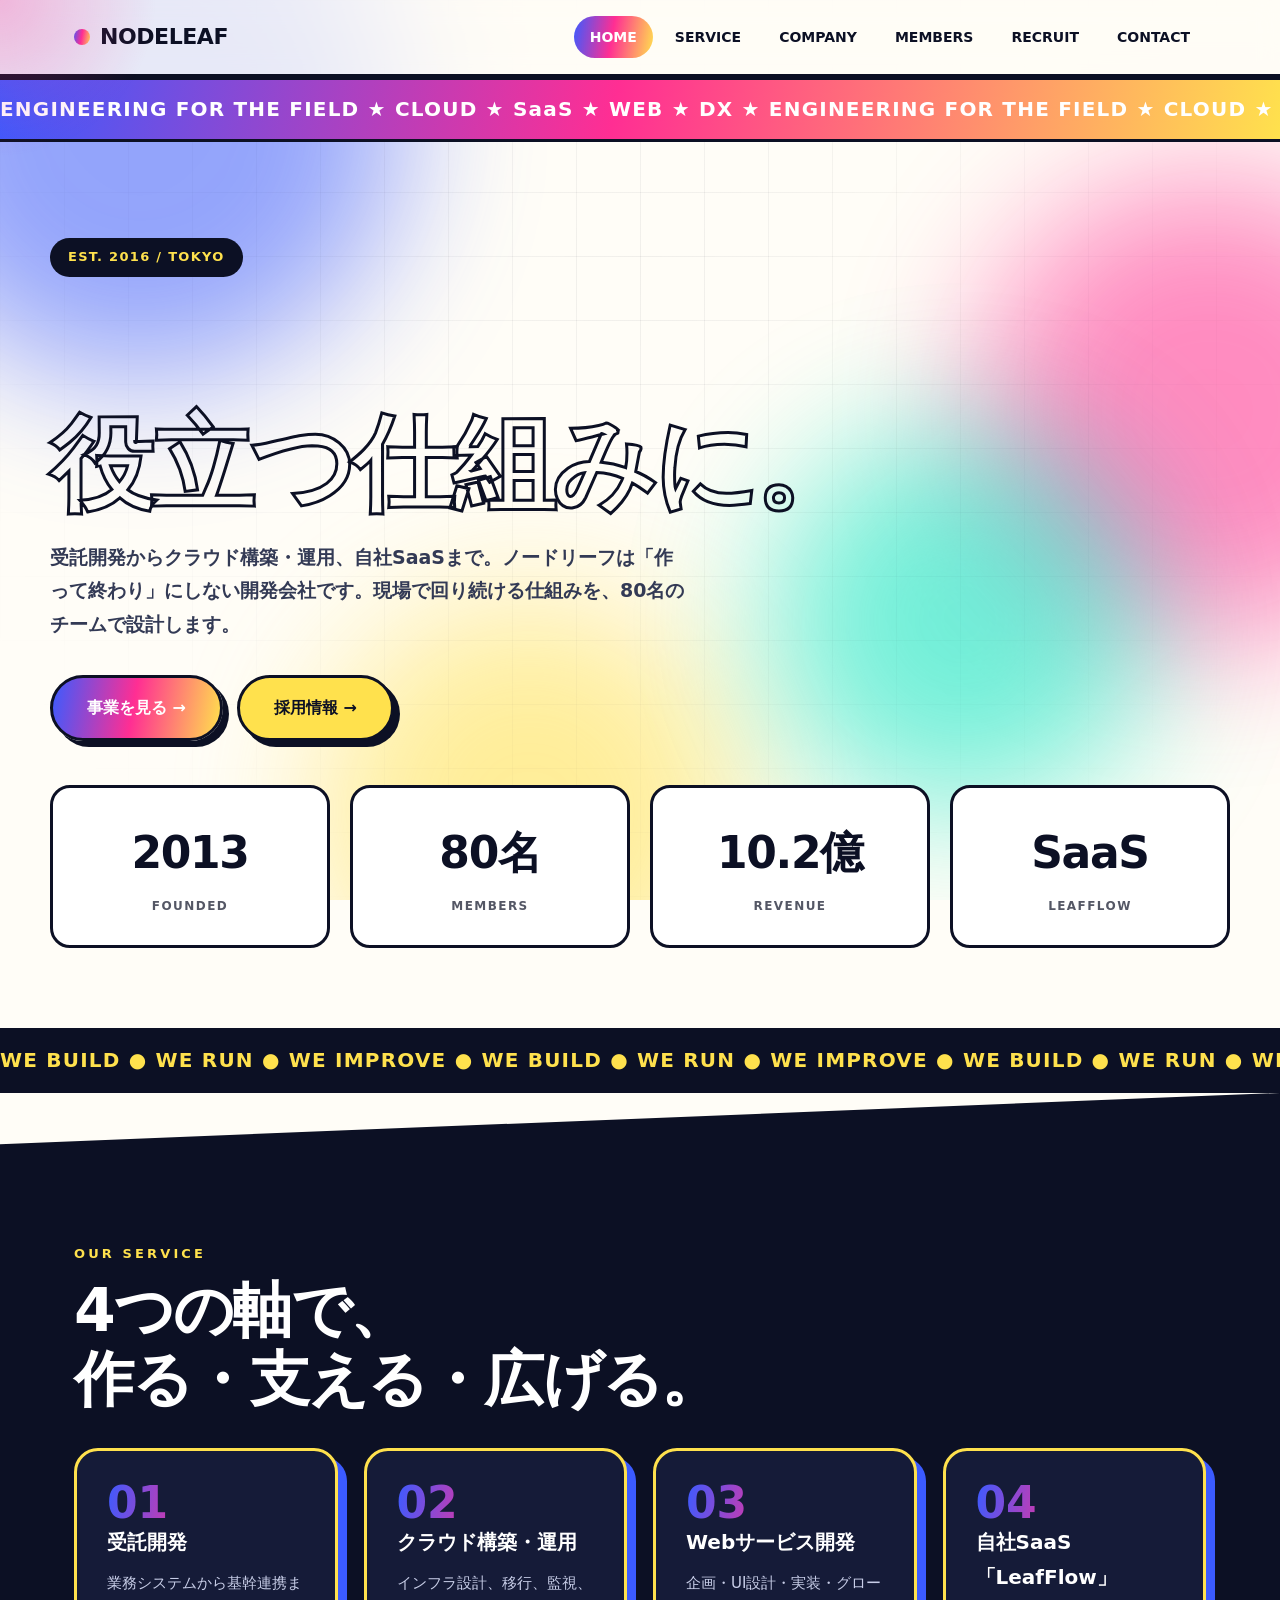
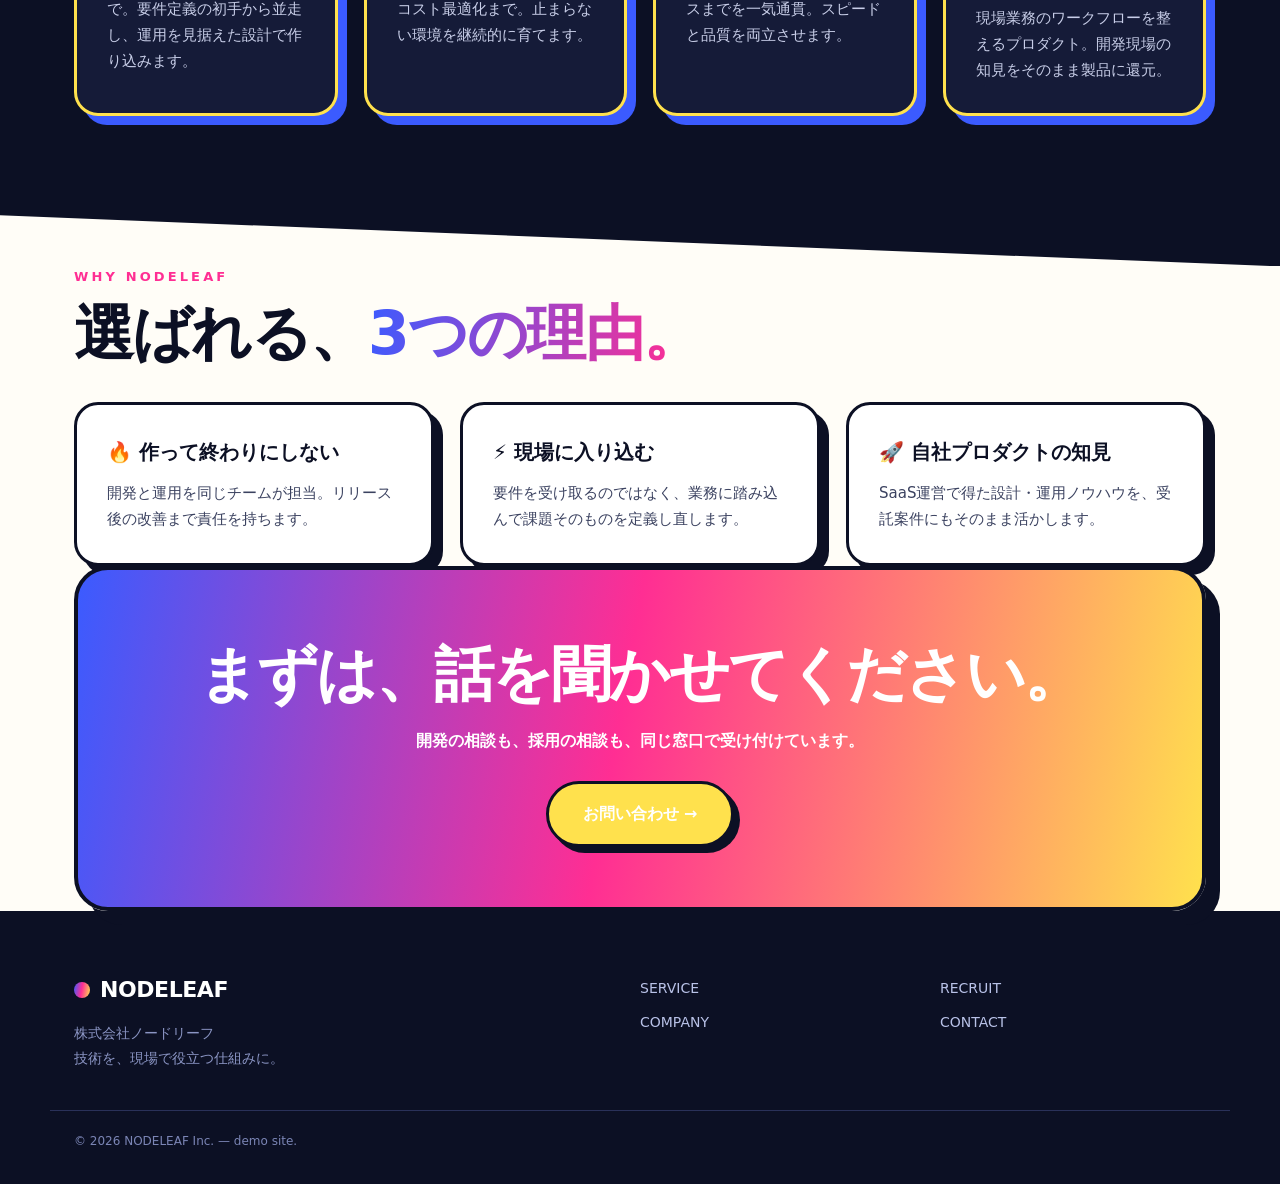
<file: index.html>
<!DOCTYPE html>
<html lang="ja">
<head>
<meta charset="UTF-8"><meta name="viewport" content="width=device-width,initial-scale=1">
<title>株式会社ノードリーフ｜技術を、現場で役立つ仕組みに。</title>
<link rel="stylesheet" href="style.css">
</head>
<body>
<div id="progress"></div><div id="glow"></div>
<div class="blobs"><i class="blob b1"></i><i class="blob b2"></i><i class="blob b3"></i><i class="blob b4"></i></div>
<div class="grid-bg"></div>

<header>
  <div class="wrap nav">
    <a href="index.html" class="logo"><i></i>NODELEAF</a>
    <button class="burger">≡</button>
    <nav class="menu">
      <a href="index.html" class="on">HOME</a>
      <a href="service.html">SERVICE</a>
      <a href="company.html">COMPANY</a>
      <a href="members.html">MEMBERS</a>
      <a href="recruit.html">RECRUIT</a>
      <a href="contact.html">CONTACT</a>
    </nav>
  </div>
</header>

<div class="marquee"><span>ENGINEERING FOR THE FIELD ★ CLOUD ★ SaaS ★ WEB ★ DX ★ ENGINEERING FOR THE FIELD ★ CLOUD ★ SaaS ★ WEB ★ DX ★ </span></div>

<section class="hero wrap">
  <span class="tag">EST. 2016 / TOKYO</span>
  <h1 class="big"><span class="gr" data-split>技術を、現場で。</span><br><span class="outline">役立つ仕組みに。</span></h1>
  <p class="lead">受託開発からクラウド構築・運用、自社SaaSまで。ノードリーフは「作って終わり」にしない開発会社です。現場で回り続ける仕組みを、80名のチームで設計します。</p>
  <div class="btns">
    <a href="service.html" class="btn p">事業を見る →</a>
    <a href="recruit.html" class="btn">採用情報 →</a>
  </div>
  <div class="stats rv">
    <div class="stat"><b><span data-count="2016">0</span></b><small>FOUNDED</small></div>
    <div class="stat"><b><span data-count="80">0</span>名</b><small>MEMBERS</small></div>
    <div class="stat"><b><span data-count="10.2">0</span>億</b><small>REVENUE</small></div>
    <div class="stat"><b>SaaS</b><small>LEAFFLOW</small></div>
  </div>
</section>

<div class="marquee alt rev"><span>WE BUILD ● WE RUN ● WE IMPROVE ● WE BUILD ● WE RUN ● WE IMPROVE ● WE BUILD ● WE RUN ● WE IMPROVE ● </span></div>

<section class="cut">
  <div class="wrap">
    <p class="k">OUR SERVICE</p>
    <h2 class="rv">4つの軸で、<br>作る・支える・広げる。</h2>
    <div class="cards">
      <div class="card rv"><div class="no">01</div><h3>受託開発</h3><p>業務システムから基幹連携まで。要件定義の初手から並走し、運用を見据えた設計で作り込みます。</p></div>
      <div class="card rv"><div class="no">02</div><h3>クラウド構築・運用</h3><p>インフラ設計、移行、監視、コスト最適化まで。止まらない環境を継続的に育てます。</p></div>
      <div class="card rv"><div class="no">03</div><h3>Webサービス開発</h3><p>企画・UI設計・実装・グロースまでを一気通貫。スピードと品質を両立させます。</p></div>
      <div class="card rv"><div class="no">04</div><h3>自社SaaS「LeafFlow」</h3><p>現場業務のワークフローを整えるプロダクト。開発現場の知見をそのまま製品に還元。</p></div>
    </div>
  </div>
</section>

<section class="wrap">
  <p class="k">WHY NODELEAF</p>
  <h2 class="rv">選ばれる、<span class="gr">3つの理由。</span></h2>
  <div class="cards">
    <div class="card rv"><h3>🔥 作って終わりにしない</h3><p>開発と運用を同じチームが担当。リリース後の改善まで責任を持ちます。</p></div>
    <div class="card rv"><h3>⚡ 現場に入り込む</h3><p>要件を受け取るのではなく、業務に踏み込んで課題そのものを定義し直します。</p></div>
    <div class="card rv"><h3>🚀 自社プロダクトの知見</h3><p>SaaS運営で得た設計・運用ノウハウを、受託案件にもそのまま活かします。</p></div>
  </div>
</section>

<section class="wrap">
  <div class="cta rv">
    <h2>まずは、話を聞かせてください。</h2>
    <p style="font-weight:700;margin-bottom:26px">開発の相談も、採用の相談も、同じ窓口で受け付けています。</p>
    <a href="contact.html" class="btn">お問い合わせ →</a>
  </div>
</section>

<footer>
  <div class="wrap fgrid">
    <div><div class="logo" style="color:#fff"><i></i>NODELEAF</div><p style="color:#8b95c4;font-size:14px;margin-top:12px">株式会社ノードリーフ<br>技術を、現場で役立つ仕組みに。</p></div>
    <div><a href="service.html">SERVICE</a><a href="company.html">COMPANY</a></div>
    <div><a href="recruit.html">RECRUIT</a><a href="contact.html">CONTACT</a></div>
  </div>
  <div class="wrap copy">© 2026 NODELEAF Inc. — demo site.</div>
</footer>
<script src="app.js"></script>
</body></html>
</file>
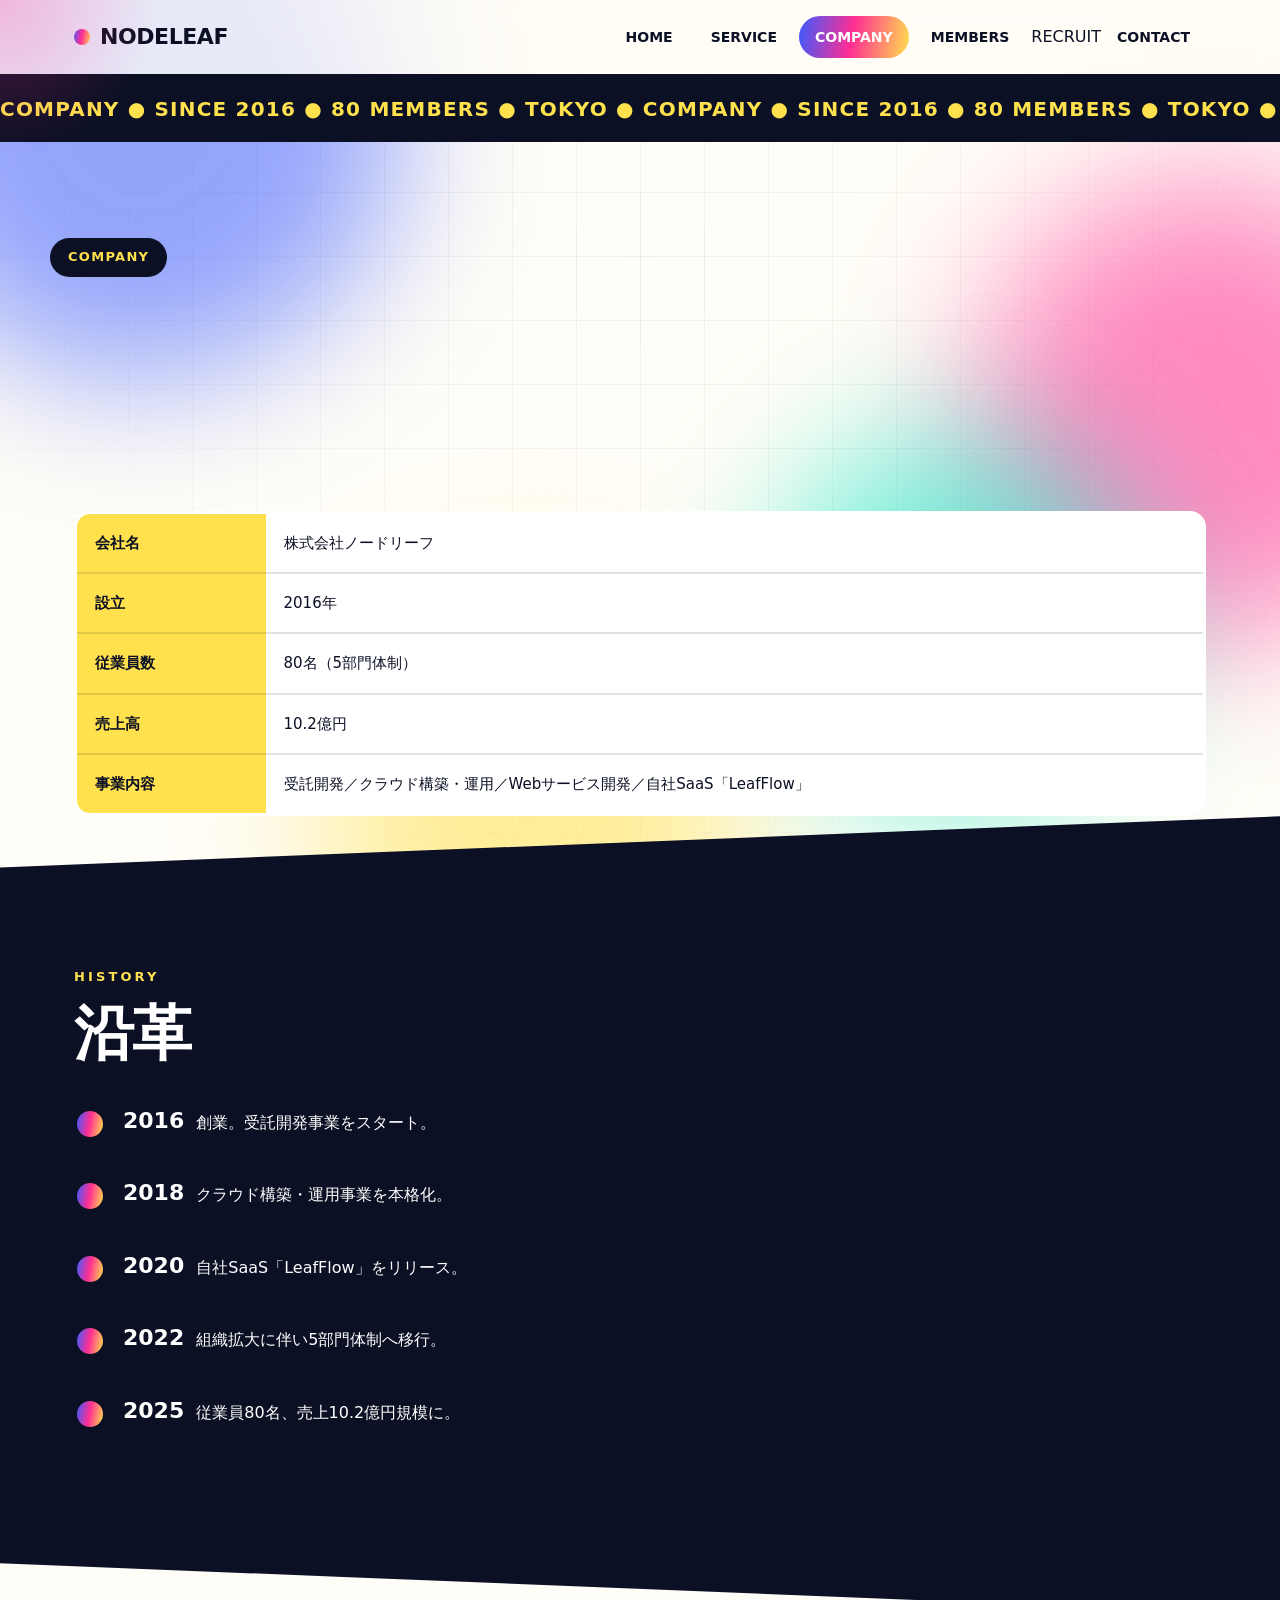
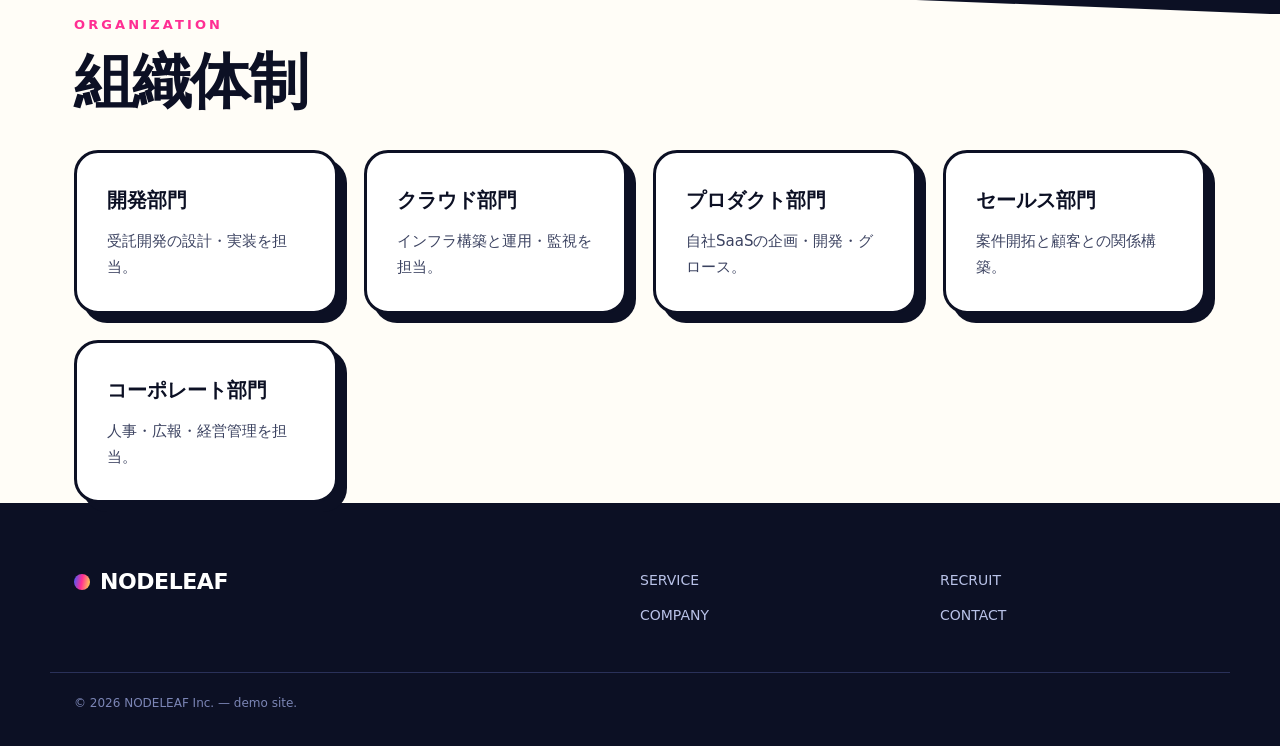
<file: company.html>
<!DOCTYPE html>
<html lang="ja">
<head>
<meta charset="UTF-8"><meta name="viewport" content="width=device-width,initial-scale=1">
<title>COMPANY｜株式会社ノードリーフ</title>
<link rel="stylesheet" href="style.css">
</head>
<body>
<div id="progress"></div><div id="glow"></div>
<div class="blobs"><i class="blob b1"></i><i class="blob b2"></i><i class="blob b3"></i><i class="blob b4"></i></div>
<div class="grid-bg"></div>
<header><div class="wrap nav">
  <a href="index.html" class="logo"><i></i>NODELEAF</a><button class="burger">≡</button>
  <nav class="menu"><a href="index.html">HOME</a><a href="service.html">SERVICE</a><a href="company.html" class="on">COMPANY</a><a <a href="members.html">MEMBERS</a><a　<a　 href="recruit.html">RECRUIT</a><a href="contact.html">CONTACT</a></nav>
</div></header>
<div class="marquee alt"><span>COMPANY ● SINCE 2016 ● 80 MEMBERS ● TOKYO ● COMPANY ● SINCE 2016 ● 80 MEMBERS ● TOKYO ● </span></div>

<section class="hero wrap">
  <span class="tag">COMPANY</span>
  <h1 class="big"><span class="gr" data-split>会社概要</span></h1>
</section>

<section class="wrap" style="padding-top:0">
  <div class="rv"><table>
    <tr><th>会社名</th><td>株式会社ノードリーフ</td></tr>
    <tr><th>設立</th><td>2016年</td></tr>
    <tr><th>従業員数</th><td>80名（5部門体制）</td></tr>
    <tr><th>売上高</th><td>10.2億円</td></tr>
    <tr><th>事業内容</th><td>受託開発／クラウド構築・運用／Webサービス開発／自社SaaS「LeafFlow」</td></tr>
  </table></div>
</section>

<section class="cut"><div class="wrap">
  <p class="k">HISTORY</p>
  <h2 class="rv">沿革</h2>
  <ul class="tl rv">
    <li><b>2016</b>創業。受託開発事業をスタート。</li>
    <li><b>2018</b>クラウド構築・運用事業を本格化。</li>
    <li><b>2020</b>自社SaaS「LeafFlow」をリリース。</li>
    <li><b>2022</b>組織拡大に伴い5部門体制へ移行。</li>
    <li><b>2025</b>従業員80名、売上10.2億円規模に。</li>
  </ul>
</div></section>

<section class="wrap">
  <p class="k">ORGANIZATION</p>
  <h2 class="rv">組織体制</h2>
  <div class="cards">
    <div class="card rv"><h3>開発部門</h3><p>受託開発の設計・実装を担当。</p></div>
    <div class="card rv"><h3>クラウド部門</h3><p>インフラ構築と運用・監視を担当。</p></div>
    <div class="card rv"><h3>プロダクト部門</h3><p>自社SaaSの企画・開発・グロース。</p></div>
    <div class="card rv"><h3>セールス部門</h3><p>案件開拓と顧客との関係構築。</p></div>
    <div class="card rv"><h3>コーポレート部門</h3><p>人事・広報・経営管理を担当。</p></div>
  </div>
</section>

<footer><div class="wrap fgrid">
  <div><div class="logo" style="color:#fff"><i></i>NODELEAF</div></div>
  <div><a href="service.html">SERVICE</a><a href="company.html">COMPANY</a></div>
  <div><a href="recruit.html">RECRUIT</a><a href="contact.html">CONTACT</a></div>
</div><div class="wrap copy">© 2026 NODELEAF Inc. — demo site.</div></footer>
<script src="app.js"></script>
</body></html>
</file>
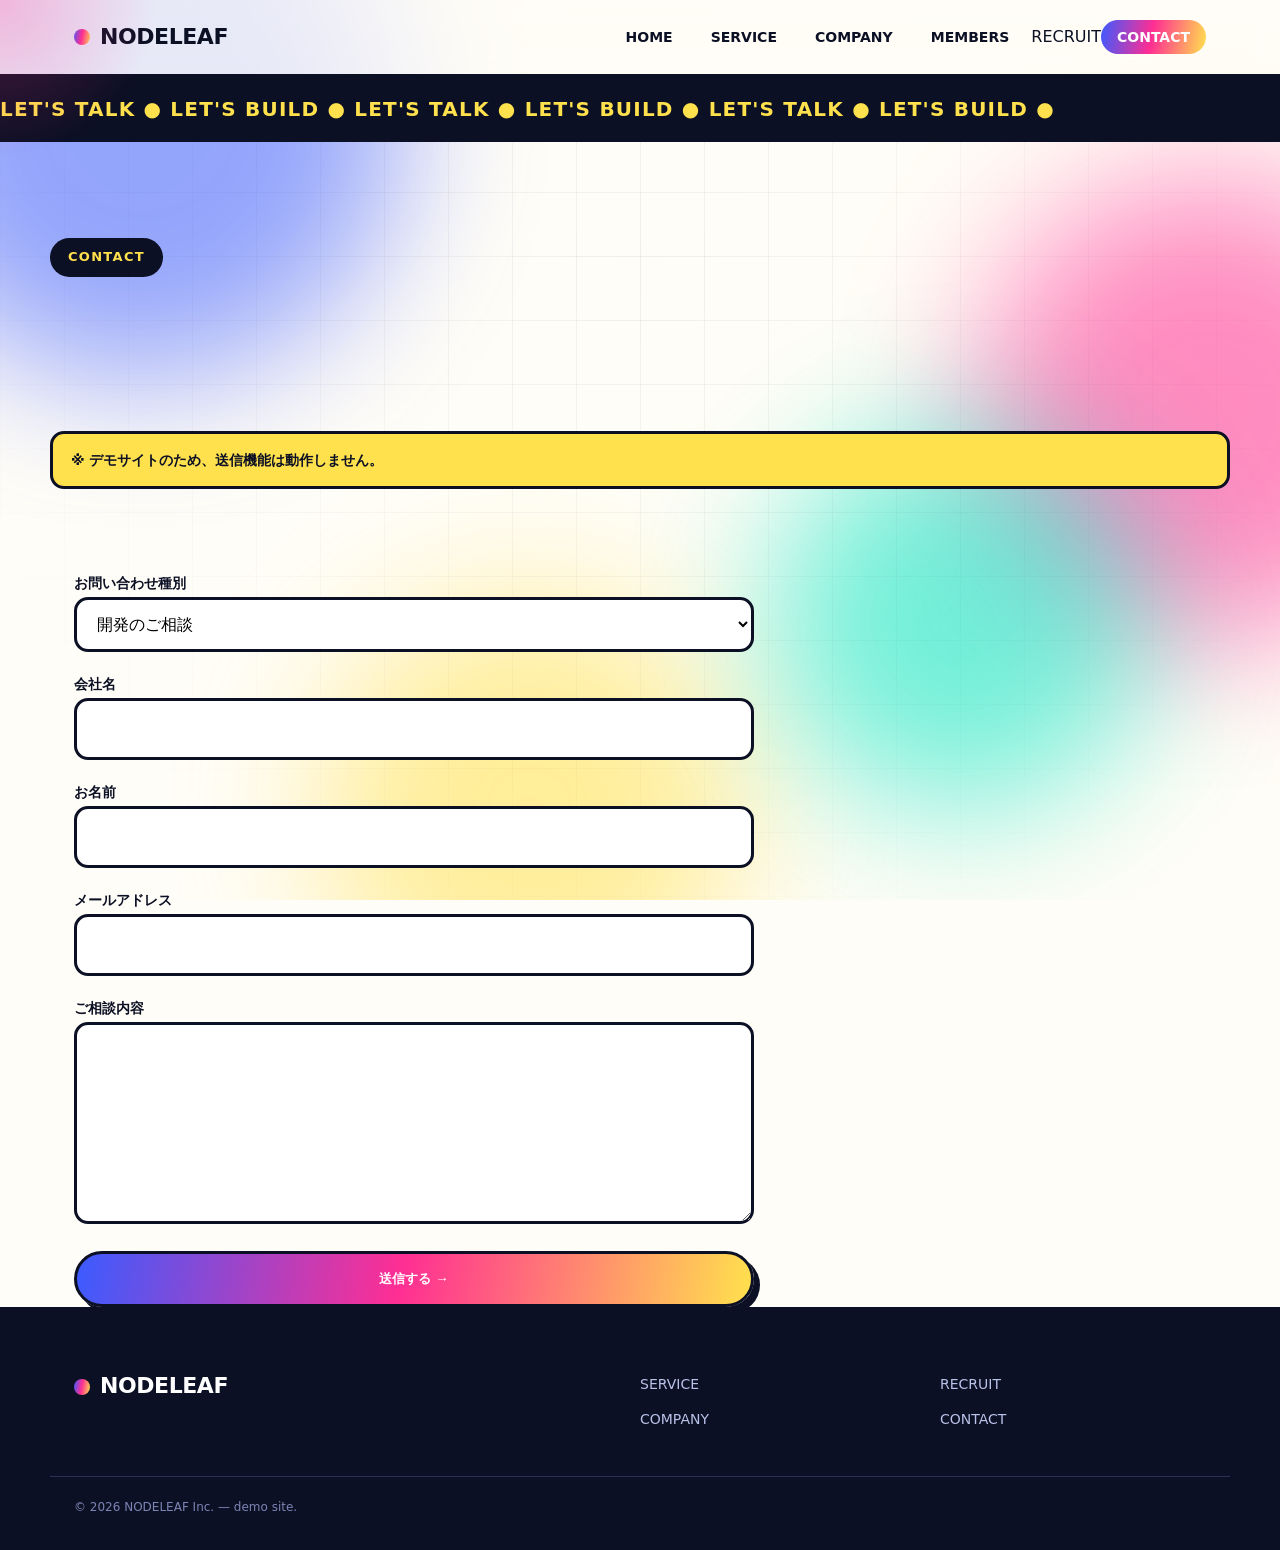
<file: contact.html>
<!DOCTYPE html>
<html lang="ja">
<head>
<meta charset="UTF-8"><meta name="viewport" content="width=device-width,initial-scale=1">
<title>CONTACT｜株式会社ノードリーフ</title>
<link rel="stylesheet" href="style.css">
<style>
 .form{display:grid;gap:18px;max-width:680px}
 .form label{font-weight:900;font-size:14px}
 .form input,.form textarea,.form select{width:100%;padding:14px 16px;border:3px solid var(--ink);
   border-radius:14px;font:inherit;background:#fff;transition:.2s}
 .form input:focus,.form textarea:focus,.form select:focus{outline:0;box-shadow:6px 6px 0 var(--c2);transform:translate(-2px,-2px)}
 .note{background:var(--c3);border:3px solid var(--ink);border-radius:14px;padding:14px 18px;font-weight:800;font-size:14px}
</style>
</head>
<body>
<div id="progress"></div><div id="glow"></div>
<div class="blobs"><i class="blob b1"></i><i class="blob b2"></i><i class="blob b3"></i><i class="blob b4"></i></div>
<div class="grid-bg"></div>
<header><div class="wrap nav">
  <a href="index.html" class="logo"><i></i>NODELEAF</a><button class="burger">≡</button>
  <nav class="menu"><a href="index.html">HOME</a><a href="service.html">SERVICE</a><a href="company.html">COMPANY</a><a <a href="members.html">MEMBERS</a><a　<a　 href="recruit.html">RECRUIT</a><a href="contact.html" class="on">CONTACT</a></nav>
</div></header>
<div class="marquee alt rev"><span>LET'S TALK ● LET'S BUILD ● LET'S TALK ● LET'S BUILD ● LET'S TALK ● LET'S BUILD ● </span></div>

<section class="hero wrap">
  <span class="tag">CONTACT</span>
  <h1 class="big"><span class="gr" data-split>お問い合わせ</span></h1>
  <p class="note rv">※ デモサイトのため、送信機能は動作しません。</p>
</section>

<section class="wrap" style="padding-top:0">
  <form class="form rv" onsubmit="event.preventDefault();alert('デモサイトのため送信されません。');">
    <div><label>お問い合わせ種別</label><select><option>開発のご相談</option><option>採用について</option><option>取材・その他</option></select></div>
    <div><label>会社名</label><input type="text"></div>
    <div><label>お名前</label><input type="text" required></div>
    <div><label>メールアドレス</label><input type="email" required></div>
    <div><label>ご相談内容</label><textarea rows="6" required></textarea></div>
    <button class="btn p" type="submit">送信する →</button>
  </form>
</section>

<footer><div class="wrap fgrid">
  <div><div class="logo" style="color:#fff"><i></i>NODELEAF</div></div>
  <div><a href="service.html">SERVICE</a><a href="company.html">COMPANY</a></div>
  <div><a href="recruit.html">RECRUIT</a><a href="contact.html">CONTACT</a></div>
</div><div class="wrap copy">© 2026 NODELEAF Inc. — demo site.</div></footer>
<script src="app.js"></script>
</body></html>
</file>
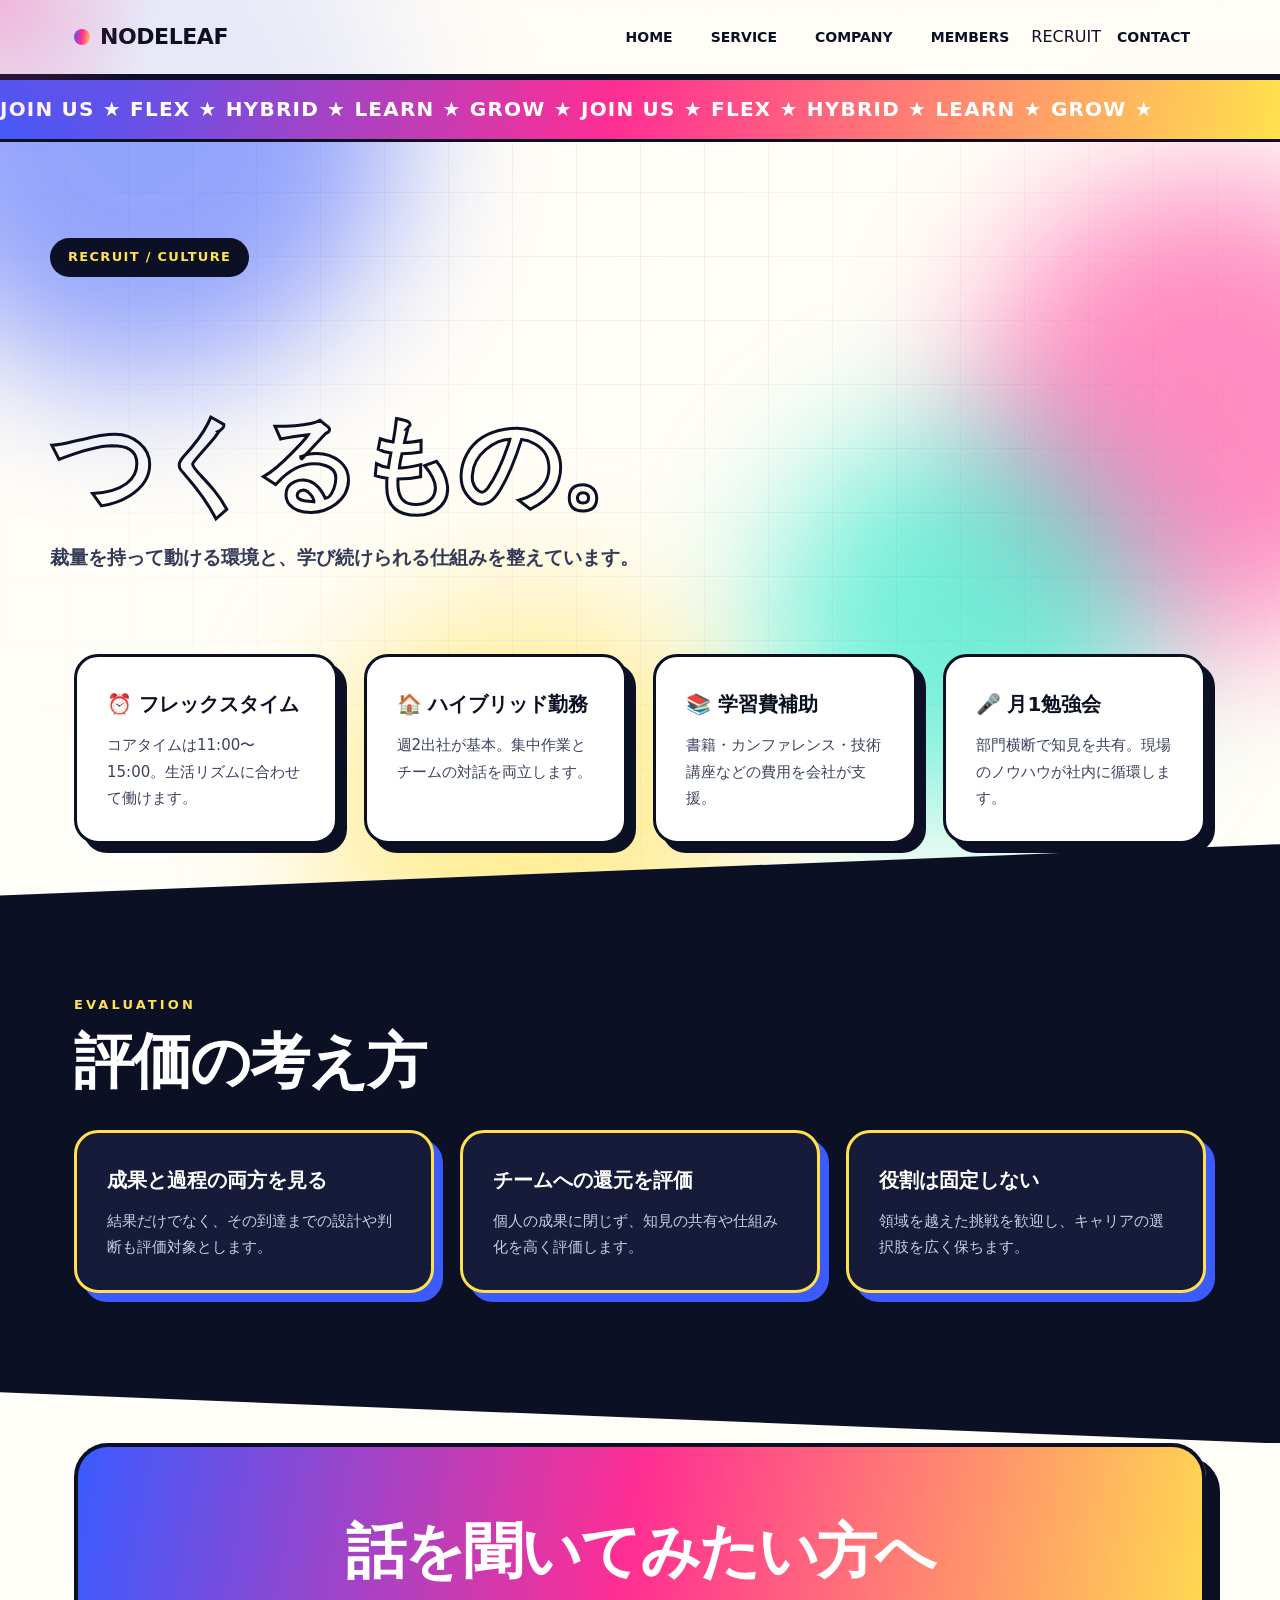
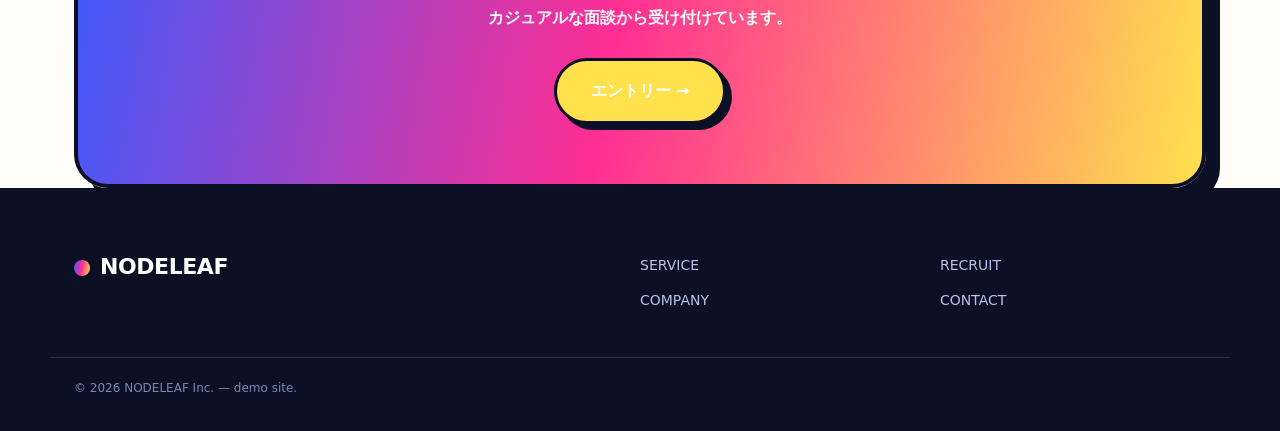
<file: recruit.html>
<!DOCTYPE html>
<html lang="ja">
<head>
<meta charset="UTF-8"><meta name="viewport" content="width=device-width,initial-scale=1">
<title>RECRUIT｜株式会社ノードリーフ</title>
<link rel="stylesheet" href="style.css">
</head>
<body>
<div id="progress"></div><div id="glow"></div>
<div class="blobs"><i class="blob b1"></i><i class="blob b2"></i><i class="blob b3"></i><i class="blob b4"></i></div>
<div class="grid-bg"></div>
<header><div class="wrap nav">
  <a href="index.html" class="logo"><i></i>NODELEAF</a><button class="burger">≡</button>
  <nav class="menu"><a href="index.html">HOME</a><a href="service.html">SERVICE</a><a href="company.html">COMPANY</a><a <a href="members.html">MEMBERS</a><a　<a　 href="recruit.html" class="on">RECRUIT</a><a href="contact.html">CONTACT</a></nav>
</div></header>
<div class="marquee"><span>JOIN US ★ FLEX ★ HYBRID ★ LEARN ★ GROW ★ JOIN US ★ FLEX ★ HYBRID ★ LEARN ★ GROW ★ </span></div>

<section class="hero wrap">
  <span class="tag">RECRUIT / CULTURE</span>
  <h1 class="big"><span class="gr" data-split>働き方も、</span><br><span class="outline">つくるもの。</span></h1>
  <p class="lead">裁量を持って動ける環境と、学び続けられる仕組みを整えています。</p>
</section>

<section class="wrap" style="padding-top:0">
  <div class="cards">
    <div class="card rv"><h3>⏰ フレックスタイム</h3><p>コアタイムは11:00〜15:00。生活リズムに合わせて働けます。</p></div>
    <div class="card rv"><h3>🏠 ハイブリッド勤務</h3><p>週2出社が基本。集中作業とチームの対話を両立します。</p></div>
    <div class="card rv"><h3>📚 学習費補助</h3><p>書籍・カンファレンス・技術講座などの費用を会社が支援。</p></div>
    <div class="card rv"><h3>🎤 月1勉強会</h3><p>部門横断で知見を共有。現場のノウハウが社内に循環します。</p></div>
  </div>
</section>

<section class="cut"><div class="wrap">
  <p class="k">EVALUATION</p>
  <h2 class="rv">評価の考え方</h2>
  <div class="cards">
    <div class="card rv"><h3>成果と過程の両方を見る</h3><p>結果だけでなく、その到達までの設計や判断も評価対象とします。</p></div>
    <div class="card rv"><h3>チームへの還元を評価</h3><p>個人の成果に閉じず、知見の共有や仕組み化を高く評価します。</p></div>
    <div class="card rv"><h3>役割は固定しない</h3><p>領域を越えた挑戦を歓迎し、キャリアの選択肢を広く保ちます。</p></div>
  </div>
</div></section>

<section class="wrap"><div class="cta rv">
  <h2>話を聞いてみたい方へ</h2>
  <p style="font-weight:700;margin-bottom:26px">カジュアルな面談から受け付けています。</p>
  <a href="contact.html" class="btn">エントリー →</a>
</div></section>

<footer><div class="wrap fgrid">
  <div><div class="logo" style="color:#fff"><i></i>NODELEAF</div></div>
  <div><a href="service.html">SERVICE</a><a href="company.html">COMPANY</a></div>
  <div><a href="recruit.html">RECRUIT</a><a href="contact.html">CONTACT</a></div>
</div><div class="wrap copy">© 2026 NODELEAF Inc. — demo site.</div></footer>
<script src="app.js"></script>
</body></html>
</file>
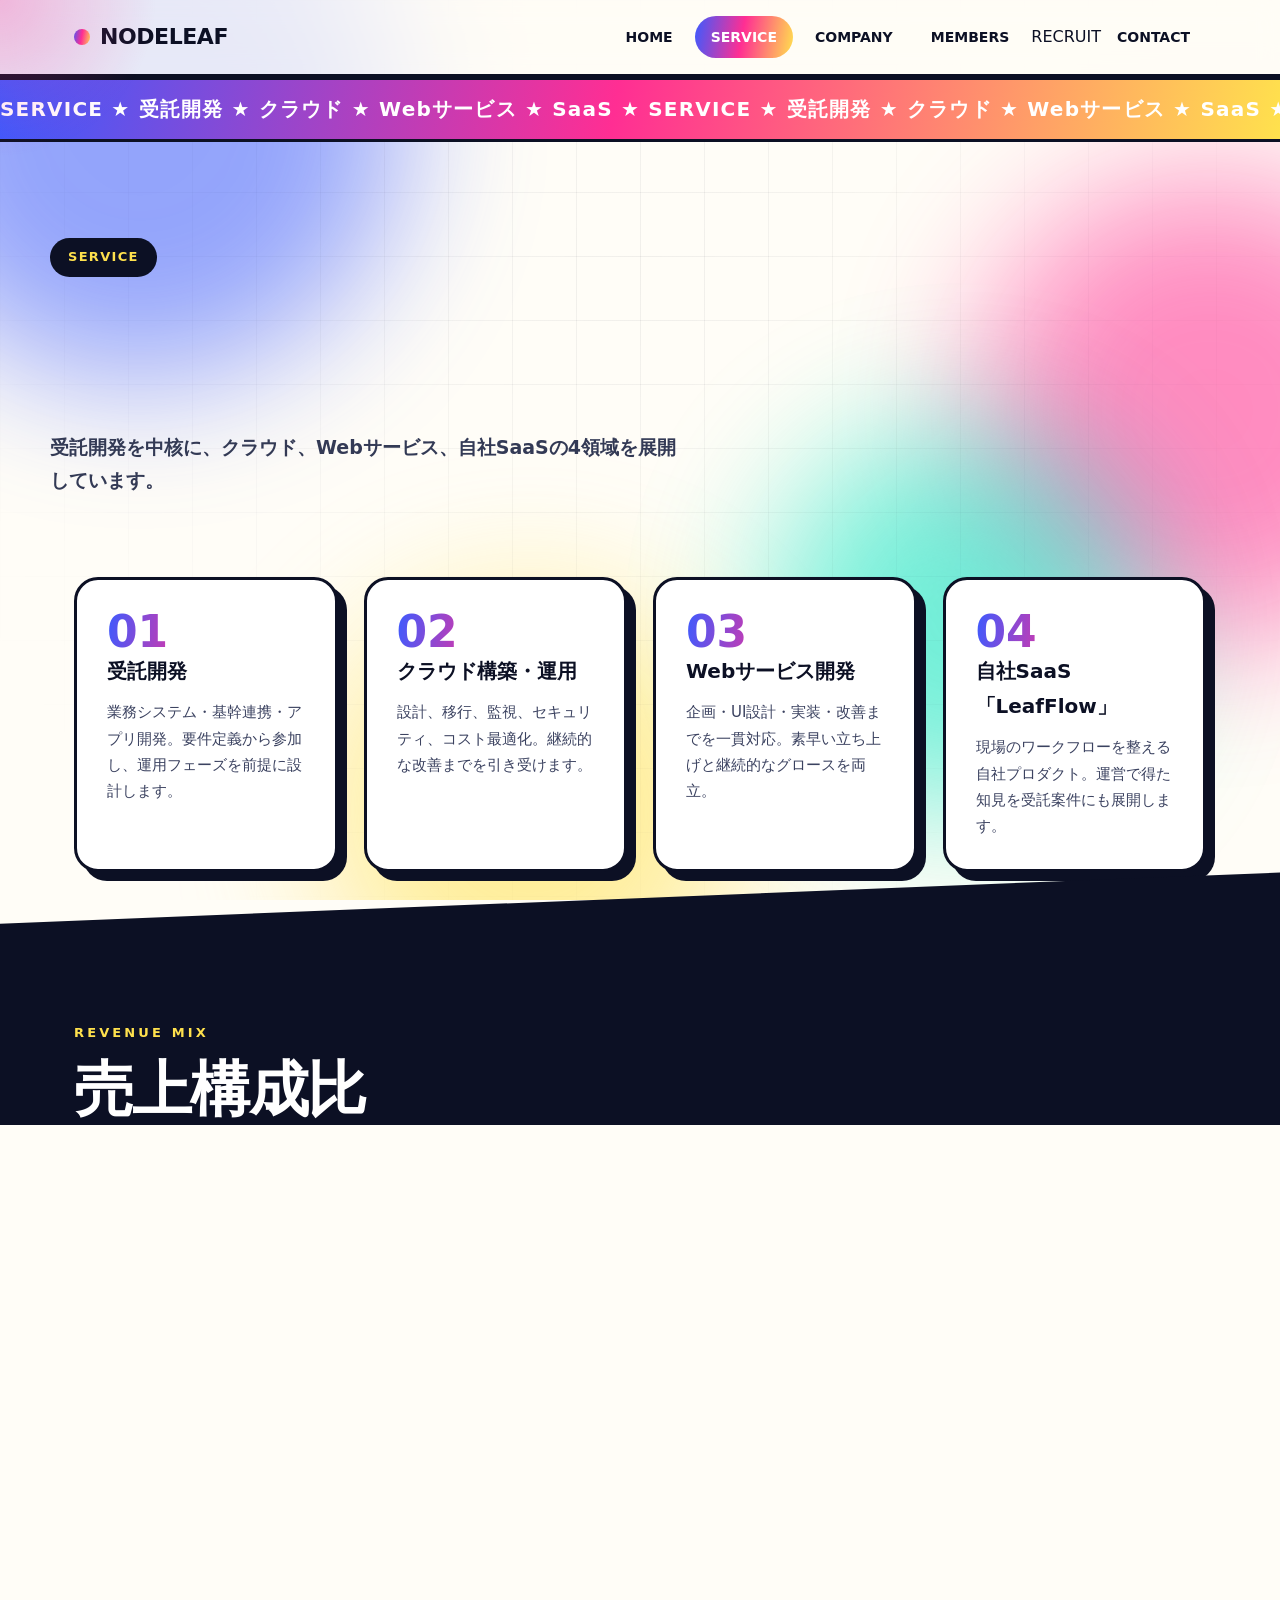
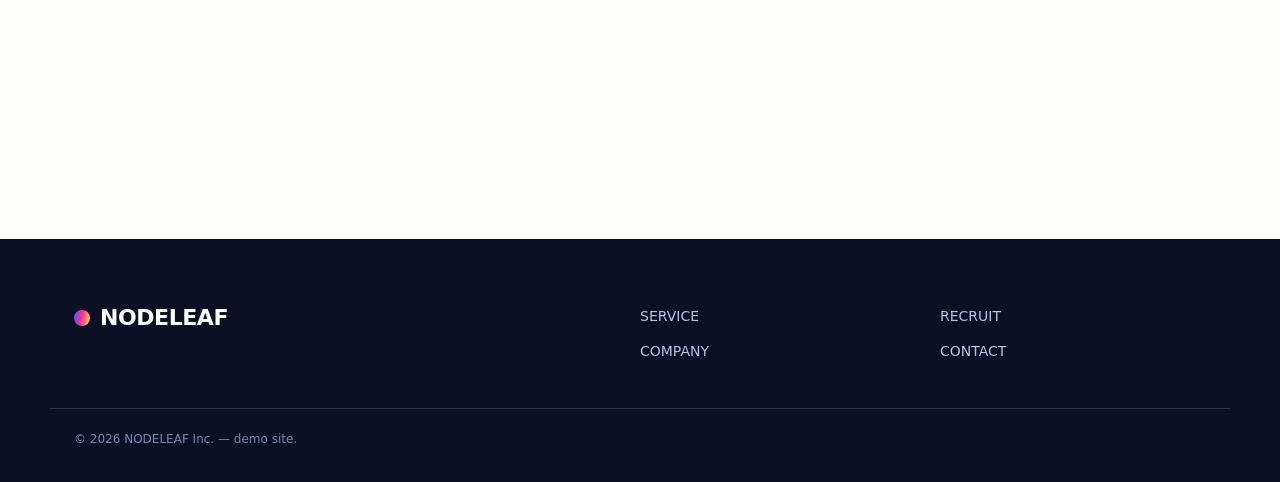
<file: service.html>
<!DOCTYPE html>
<html lang="ja">
<head>
<meta charset="UTF-8"><meta name="viewport" content="width=device-width,initial-scale=1">
<title>SERVICE｜株式会社ノードリーフ</title>
<link rel="stylesheet" href="style.css">
</head>
<body>
<div id="progress"></div><div id="glow"></div>
<div class="blobs"><i class="blob b1"></i><i class="blob b2"></i><i class="blob b3"></i><i class="blob b4"></i></div>
<div class="grid-bg"></div>
<header><div class="wrap nav">
  <a href="index.html" class="logo"><i></i>NODELEAF</a><button class="burger">≡</button>
  <nav class="menu"><a href="index.html">HOME</a><a href="service.html" class="on">SERVICE</a><a href="company.html">COMPANY</a><a <a href="members.html">MEMBERS</a><a　<a　href="recruit.html">RECRUIT</a><a href="contact.html">CONTACT</a></nav>
</div></header>
<div class="marquee"><span>SERVICE ★ 受託開発 ★ クラウド ★ Webサービス ★ SaaS ★ SERVICE ★ 受託開発 ★ クラウド ★ Webサービス ★ SaaS ★ </span></div>

<section class="hero wrap">
  <span class="tag">SERVICE</span>
  <h1 class="big"><span class="gr" data-split>事業内容</span></h1>
  <p class="lead">受託開発を中核に、クラウド、Webサービス、自社SaaSの4領域を展開しています。</p>
</section>

<section class="wrap" style="padding-top:0">
  <div class="cards">
    <div class="card rv"><div class="no">01</div><h3>受託開発</h3><p>業務システム・基幹連携・アプリ開発。要件定義から参加し、運用フェーズを前提に設計します。</p></div>
    <div class="card rv"><div class="no">02</div><h3>クラウド構築・運用</h3><p>設計、移行、監視、セキュリティ、コスト最適化。継続的な改善までを引き受けます。</p></div>
    <div class="card rv"><div class="no">03</div><h3>Webサービス開発</h3><p>企画・UI設計・実装・改善までを一貫対応。素早い立ち上げと継続的なグロースを両立。</p></div>
    <div class="card rv"><div class="no">04</div><h3>自社SaaS「LeafFlow」</h3><p>現場のワークフローを整える自社プロダクト。運営で得た知見を受託案件にも展開します。</p></div>
  </div>
</section>

<section class="cut"><div class="wrap">
  <p class="k">REVENUE MIX</p>
  <h2 class="rv">売上構成比</h2>
  <div class="rv">
    <p style="font-weight:900">受託開発 60%</p><div class="bar"><i data-bar="60"></i></div>
    <p style="font-weight:900">クラウド構築・運用 25%</p><div class="bar"><i data-bar="25"></i></div>
    <p style="font-weight:900">Webサービス・SaaS 15%</p><div class="bar"><i data-bar="15"></i></div>
  </div>
</div></section>

<section class="wrap"><div class="cta rv">
  <h2>案件のご相談はこちら</h2>
  <a href="contact.html" class="btn">お問い合わせ →</a>
</div></section>

<footer><div class="wrap fgrid">
  <div><div class="logo" style="color:#fff"><i></i>NODELEAF</div></div>
  <div><a href="service.html">SERVICE</a><a href="company.html">COMPANY</a></div>
  <div><a href="recruit.html">RECRUIT</a><a href="contact.html">CONTACT</a></div>
</div><div class="wrap copy">© 2026 NODELEAF Inc. — demo site.</div></footer>
<script src="app.js"></script>
</body></html>
</file>
<file: style.css>
/* style.css — NODELEAF corporate site (bright & kinetic) */
:root{
  --paper:#fffdf7; --ink:#0c1024;
  --c1:#3b5bff; --c2:#ff2e93; --c3:#ffe14d; --c4:#00e5c0;
  --grad:linear-gradient(100deg,var(--c1) 0%,var(--c2) 48%,var(--c3) 100%);
  --max:1180px;
}
*{box-sizing:border-box;margin:0;padding:0}
html{scroll-behavior:smooth}
body{
  font-family:system-ui,-apple-system,"Hiragino Kaku Gothic ProN","Yu Gothic",sans-serif;
  background:var(--paper); color:var(--ink); overflow-x:hidden; line-height:1.75;
  font-feature-settings:"palt";
}
a{color:inherit;text-decoration:none}
img{max-width:100%}
.wrap{max-width:var(--max);margin:0 auto;padding:0 24px}

/* --- background blobs --- */
.blobs{position:fixed;inset:0;z-index:-2;overflow:hidden;pointer-events:none}
.blob{position:absolute;border-radius:50%;filter:blur(70px);opacity:.55;animation:float 14s ease-in-out infinite}
.blob.b1{width:520px;height:520px;background:var(--c1);top:-140px;left:-120px}
.blob.b2{width:460px;height:460px;background:var(--c2);top:20%;right:-160px;animation-delay:-4s}
.blob.b3{width:420px;height:420px;background:var(--c3);bottom:-120px;left:25%;animation-delay:-8s}
.blob.b4{width:380px;height:380px;background:var(--c4);bottom:10%;right:10%;animation-delay:-11s}
@keyframes float{0%,100%{transform:translate(0,0) scale(1)}33%{transform:translate(60px,-50px) scale(1.15)}66%{transform:translate(-50px,40px) scale(.9)}}
.grid-bg{position:fixed;inset:0;z-index:-1;pointer-events:none;
  background-image:linear-gradient(rgba(12,16,36,.06) 1px,transparent 1px),linear-gradient(90deg,rgba(12,16,36,.06) 1px,transparent 1px);
  background-size:64px 64px;mask-image:radial-gradient(circle at 50% 30%,#000,transparent 85%)}

/* --- progress / cursor --- */
#progress{position:fixed;top:0;left:0;height:5px;width:0;background:var(--grad);z-index:999}
#glow{position:fixed;width:340px;height:340px;border-radius:50%;pointer-events:none;z-index:998;
  background:radial-gradient(circle,rgba(255,46,147,.28),transparent 65%);transform:translate(-50%,-50%);transition:opacity .3s}
@media(max-width:900px){#glow{display:none}}

/* --- header --- */
header{position:sticky;top:0;z-index:100;backdrop-filter:blur(14px);
  background:rgba(255,253,247,.78);border-bottom:3px solid var(--ink)}
.nav{display:flex;align-items:center;justify-content:space-between;height:74px}
.logo{font-weight:900;font-size:22px;letter-spacing:-.02em;display:flex;align-items:center;gap:10px}
.logo i{width:16px;height:16px;background:var(--grad);border-radius:50%;display:block;animation:pulse 1.6s infinite}
@keyframes pulse{0%,100%{transform:scale(1)}50%{transform:scale(1.5)}}
.menu{display:flex;gap:6px;align-items:center}
.menu a{padding:9px 16px;font-weight:800;font-size:14px;border-radius:99px;position:relative;transition:.25s}
.menu a:hover{background:var(--ink);color:#fff;transform:translateY(-3px) rotate(-2deg)}
.menu a.on{background:var(--grad);color:#fff}
.burger{display:none;font-size:26px;background:none;border:0;cursor:pointer}
@media(max-width:860px){
  .burger{display:block}
  .menu{position:absolute;top:74px;left:0;right:0;flex-direction:column;background:var(--paper);
    border-bottom:3px solid var(--ink);padding:16px;display:none}
  .menu.open{display:flex}
}

/* --- marquee --- */
.marquee{border-block:3px solid var(--ink);background:var(--grad);color:#fff;overflow:hidden;white-space:nowrap;padding:12px 0}
.marquee.alt{background:var(--ink);color:var(--c3)}
.marquee span{display:inline-block;font-weight:900;font-size:20px;letter-spacing:.06em;animation:slide 22s linear infinite}
.marquee.rev span{animation-direction:reverse}
@keyframes slide{from{transform:translateX(0)}to{transform:translateX(-50%)}}

/* --- hero --- */
.hero{padding:96px 0 80px;position:relative}
.tag{display:inline-block;background:var(--ink);color:var(--c3);font-weight:900;font-size:13px;
  padding:8px 18px;border-radius:99px;letter-spacing:.1em;animation:wob 3s ease-in-out infinite}
@keyframes wob{0%,100%{transform:rotate(-2deg)}50%{transform:rotate(2deg)}}
h1.big{font-size:clamp(40px,8.4vw,104px);font-weight:900;line-height:1.06;letter-spacing:-.04em;margin:22px 0}
h1.big .ch{display:inline-block;opacity:0;transform:translateY(60px) rotate(8deg);animation:pop .7s cubic-bezier(.2,1.4,.4,1) forwards}
@keyframes pop{to{opacity:1;transform:none}}
.gr{background:var(--grad);-webkit-background-clip:text;background-clip:text;color:transparent;background-size:200% auto;animation:shift 4s linear infinite}
@keyframes shift{to{background-position:200% center}}
.outline{color:transparent;-webkit-text-stroke:3px var(--ink)}
.lead{font-size:clamp(15px,1.7vw,19px);font-weight:600;max-width:640px;color:#333a55}
.btns{display:flex;gap:14px;flex-wrap:wrap;margin-top:34px}
.btn{display:inline-block;padding:16px 34px;font-weight:900;border:3px solid var(--ink);border-radius:99px;
  background:var(--c3);box-shadow:6px 6px 0 var(--ink);transition:.18s}
.btn:hover{transform:translate(-3px,-3px) rotate(-1deg);box-shadow:11px 11px 0 var(--ink)}
.btn.p{background:var(--grad);color:#fff}

/* --- sections --- */
section{padding:96px 0;position:relative}
.cut{background:var(--ink);color:#fff;clip-path:polygon(0 4vw,100% 0,100% 100%,0 calc(100% - 4vw));padding:150px 0}
.cut .k{color:var(--c3)}
.k{font-weight:900;font-size:13px;letter-spacing:.24em;color:var(--c2)}
h2{font-size:clamp(30px,5.2vw,60px);font-weight:900;letter-spacing:-.03em;line-height:1.15;margin:10px 0 34px}
h3{font-size:20px;font-weight:900;margin-bottom:10px}

/* --- cards --- */
.cards{display:grid;gap:26px;grid-template-columns:repeat(auto-fit,minmax(258px,1fr))}
.card{background:#fff;border:3px solid var(--ink);border-radius:24px;padding:30px;box-shadow:9px 9px 0 var(--ink);
  transition:transform .25s,box-shadow .25s,background .25s;transform-style:preserve-3d}
.card:hover{transform:translate(-5px,-9px) rotate(-1.2deg);box-shadow:16px 18px 0 var(--c2)}
.card .no{font-size:44px;font-weight:900;line-height:1;background:var(--grad);-webkit-background-clip:text;background-clip:text;color:transparent}
.card p{font-size:15px;color:#3b4260}
.cut .card{background:#151b38;color:#fff;border-color:var(--c3);box-shadow:9px 9px 0 var(--c1)}
.cut .card p{color:#c8cee8}

/* --- stats --- */
.stats{display:grid;grid-template-columns:repeat(auto-fit,minmax(180px,1fr));gap:20px;margin-top:44px}
.stat{border:3px solid var(--ink);border-radius:20px;padding:26px;background:#fff;text-align:center;transition:.25s}
.stat:hover{background:var(--grad);color:#fff;transform:rotate(2deg) scale(1.05)}
.stat b{display:block;font-size:44px;font-weight:900;letter-spacing:-.03em}
.stat small{font-weight:800;font-size:12px;letter-spacing:.12em;opacity:.7}

/* --- table / timeline --- */
table{width:100%;border-collapse:collapse;border:3px solid var(--ink);background:#fff;border-radius:16px;overflow:hidden}
th,td{padding:16px 18px;text-align:left;font-size:15px;border-bottom:2px solid rgba(12,16,36,.12)}
th{width:190px;background:var(--c3);font-weight:900;white-space:nowrap}
.tl{list-style:none;border-left:5px solid var(--ink);margin-left:12px}
.tl li{position:relative;padding:0 0 34px 32px}
.tl li::before{content:"";position:absolute;left:-17px;top:6px;width:26px;height:26px;border-radius:50%;
  background:var(--grad);border:3px solid var(--ink)}
.tl b{font-size:22px;font-weight:900;margin-right:12px}

/* --- bars --- */
.bar{height:26px;border:3px solid var(--ink);border-radius:99px;background:#fff;overflow:hidden;margin:8px 0 18px}
.bar i{display:block;height:100%;width:0;background:var(--grad);transition:width 1.4s cubic-bezier(.2,1,.3,1)}

/* --- reveal --- */
.rv{opacity:0;transform:translateY(48px) scale(.97);transition:.7s cubic-bezier(.2,1,.3,1)}
.rv.in{opacity:1;transform:none}

/* --- CTA / footer --- */
.cta{background:var(--grad);border:4px solid var(--ink);border-radius:34px;padding:60px 34px;text-align:center;color:#fff;
  box-shadow:14px 14px 0 var(--ink)}
.cta h2{margin-bottom:18px}
footer{background:var(--ink);color:#fff;padding:60px 0 32px}
footer a{color:#b9c2e8;font-size:14px;display:block;padding:5px 0;transition:.2s}
footer a:hover{color:var(--c3);transform:translateX(6px)}
.fgrid{display:grid;grid-template-columns:2fr 1fr 1fr;gap:34px}
@media(max-width:700px){.fgrid{grid-template-columns:1fr}}
.copy{margin-top:40px;border-top:1px solid #2a3159;padding-top:20px;font-size:12px;color:#7b85b5}

/* ===== MEMBERS page (append) ===== */
.hint{display:inline-block;font-weight:900;font-size:13px;background:var(--c4);
  border:3px solid var(--ink);border-radius:99px;padding:8px 18px;margin-bottom:30px;
  box-shadow:5px 5px 0 var(--ink);animation:wob 2.6s ease-in-out infinite}

.mgrid{display:grid;gap:28px;grid-template-columns:repeat(auto-fill,minmax(238px,1fr))}

.mcard{background:#fff;border:3px solid var(--ink);border-radius:22px;overflow:hidden;
  box-shadow:8px 8px 0 var(--ink);cursor:pointer;transition:transform .25s,box-shadow .25s}
.mcard:hover{transform:translate(-4px,-8px) rotate(-1deg);box-shadow:14px 16px 0 var(--c2)}
.mcard:focus-visible{outline:4px solid var(--c1);outline-offset:4px}
.mcard.open{transform:translate(-4px,-8px);box-shadow:14px 16px 0 var(--c1)}

/* 3:4 photo frame */
.ph{position:relative;aspect-ratio:3/4;background:var(--g,var(--grad));
  border-bottom:3px solid var(--ink);display:grid;place-items:center;overflow:hidden}
.ph img{width:100%;height:100%;object-fit:cover;object-position:center top;display:block;
  transition:transform .5s cubic-bezier(.2,1,.3,1)}
.mcard:hover .ph img{transform:scale(1.07)}
.ph span{font-size:50px;font-weight:900;color:#fff;letter-spacing:-.03em;
  text-shadow:3px 3px 0 rgba(12,16,36,.35)}
.ph::after{content:"";position:absolute;inset:0;
  background:linear-gradient(180deg,transparent 55%,rgba(12,16,36,.18));pointer-events:none}

.mbody{padding:20px}
.dept{font-size:11px;font-weight:900;letter-spacing:.16em;color:var(--c2)}
.role{font-size:13px;font-weight:800;color:#3b4260;margin-top:2px}
.name{font-size:19px;font-weight:900;letter-spacing:-.01em;margin-top:8px;
  font-family:system-ui,-apple-system,sans-serif}
.mcard.open .name{background:var(--grad);-webkit-background-clip:text;background-clip:text;color:transparent}

/* one-line comment (click to reveal) */
.cm{max-height:0;opacity:0;overflow:hidden;font-size:14px;font-weight:700;color:#2a3050;
  transition:max-height .45s cubic-bezier(.2,1,.3,1),opacity .35s,margin .45s,padding .45s}
.mcard.open .cm{max-height:220px;opacity:1;margin-top:14px;padding-top:14px;
  border-top:3px dashed rgba(12,16,36,.25)}

@media(max-width:520px){.mgrid{grid-template-columns:repeat(auto-fill,minmax(150px,1fr));gap:18px}
  .mbody{padding:14px}.name{font-size:16px}.ph span{font-size:36px}}
/* ===== MEMBERS photo: PNG overlay on placeholder (append) ===== */
.ph{position:relative;aspect-ratio:3/4;background:var(--g,var(--grad));
  border-bottom:3px solid var(--ink);display:grid;place-items:center;overflow:hidden}

/* placeholder initials sit underneath */
.ph span{position:absolute;z-index:0;font-size:50px;font-weight:900;color:#fff;
  letter-spacing:-.03em;text-shadow:3px 3px 0 rgba(12,16,36,.35)}

/* PNG covers the placeholder once loaded; broken/missing src stays invisible */
.ph img{position:relative;z-index:1;width:100%;height:100%;object-fit:cover;
  object-position:center top;display:block;background:transparent;
  transition:transform .5s cubic-bezier(.2,1,.3,1)}
.ph img:not([src]),.ph img[src=""]{display:none}
.mcard:hover .ph img{transform:scale(1.07)}

.ph::after{content:"";position:absolute;z-index:2;inset:0;
  background:linear-gradient(180deg,transparent 55%,rgba(12,16,36,.18));pointer-events:none}

@media(max-width:520px){.ph span{font-size:36px}}
</file>
